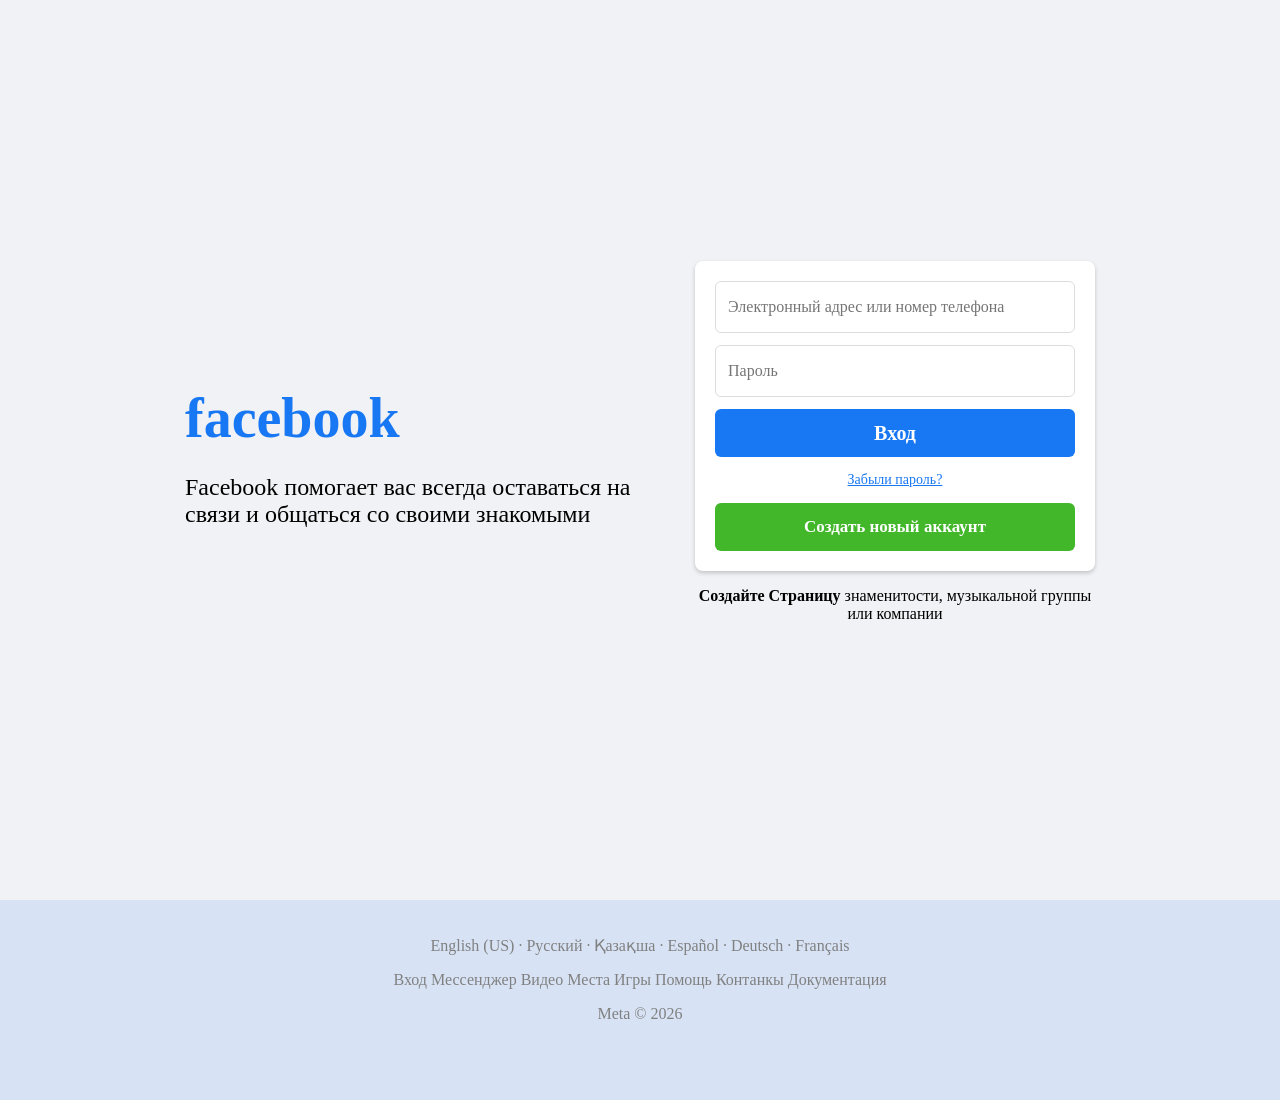
<file: facebook/index.html>
<!DOCTYPE html>
<html>
<head>
    <title>Facebook login page</title>
    <link rel="stylesheet" href="style.css">
</head>
<body>

<div id="container">
    <div id="textFacebook">
        <h1>facebook</h1>
        <p>Facebook помогает вас всегда оставаться на связи и общаться со своими знакомыми</p>
    </div>

    <div id="formDiv">
        <form id="loginBox">
            <input type="text" placeholder="Электронный адрес или номер телефона">
            <input type="password" placeholder="Пароль">
            <button id="loginInBtn">Вход</button>
            <a href="#" id="forgot">Забыли пароль?</a>
            <button  id="createBtn">Создать новый аккаунт</button>
        </form>
        <p id="pInForm"><strong>Создайте Страницу</strong> знаменитости, музыкальной группы или компании</p>
    </div>
</div>
<footer>
    <div id="langDiv">
        <p>English (US) · Русский · Қазақша · Español · Deutsch · Français</p>
        <p><a href="#">
            Вход
        </a>
        <a href="#">
            Мессенджер
        </a>
        <a href="#">
            Видео
        </a>
        <a href="#">
            Места
        </a>
        <a href="#">
            Игры
        </a>
        <a href="#">
            Помощь
        </a>
        <a href="#">
            Контанкы
        </a>
        <a href="#">
            Документация
        </a></p>
        <p>Meta © 2026</p>
    </div>
</footer>
</body>
</html>
</file>
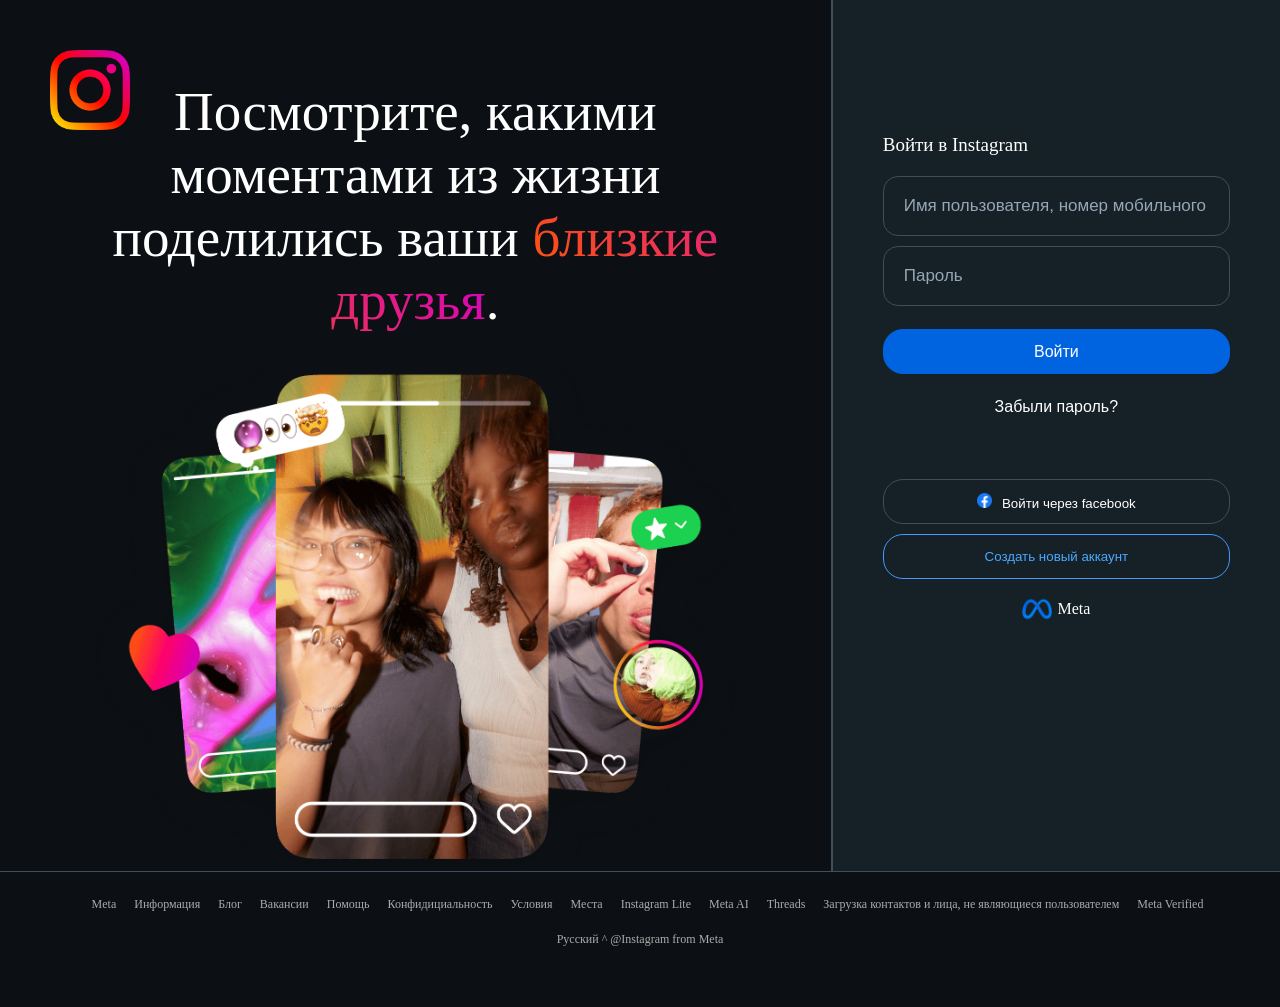
<file: instagram/index.html>
<!DOCTYPE html>
<html>

<head>
    <title>Log in</title>
    <link rel="stylesheet" href="style.css">
</head>
<body>
<div id="container">
    <img id="instIcon"width="80" height="80" src="inst.png" alt="InstagramIcon">
    <div id="left">
        <div id="infoDiv">
            <div id="textInfoDiv">
                <p>Посмотрите, какими<br> моментами из жизни<br> поделились ваши<span id="gradientText"> близкие<br> друзья</span>.</p>
            </div>
            <div id="pictureInfoDiv">
                <img height="500" width="744" src="infoPicture.png" alt="InfoPicture">
            </div>
        </div>
    </div>
    <div id="right">
        <div id="formDiv">
            <form id="LogInForm">
                <p style="font-size:19px;text-align: left;">Войти в Instagram</p>
                <div style="margin-top:20px" class="inputDiv">
                    <input class="inputForm" placeholder="Имя пользователя, номер мобильного телефона или электронный адрес">
                </div>
                <div style="margin-top:10px" class="inputDiv">
                    <input class="inputForm" placeholder="Пароль">
                </div>
                
                <button id="logInBtn">Войти</button>
                <button id="forgotBtn">Забыли пароль?</button>
                <button id="faceSignBtn"><img width="15" height="15" style="margin-right:10px;" alt="faceBookSignIcon" src="face.png">Войти через facebook</button>
                <button id="сrtBtn">Создать новый аккаунт</button>
                <div id="metaIconText">
                    <img src="metaIcon.png" height="30" width="30">
                    <p style="margin-left:5px">Meta</p>
                </div>
            </form>
        </div>
    </div>
</div>
<footer>
    <p><a href="#">Meta</a> <a href="#">Информация</a> <a href="#">Блог</a>
    <a href="#">Вакансии</a> <a href="#">Помощь</a> <a href="#">Конфидициальность</a> <a href="#">Условия</a>
    <a href="#">Места</a> <a href="#">Instagram Lite</a> <a href="#">Meta AI</a> <a href="#">Threads</a>
    <a href="#">Загрузка контактов и лица, не являющиеся пользователем</a> <a href="#">Meta Verified</a></p>
    <p id="copyrightP">Русский ^ @Instagram from Meta</p>
</footer>
</body>
</html>
</file>
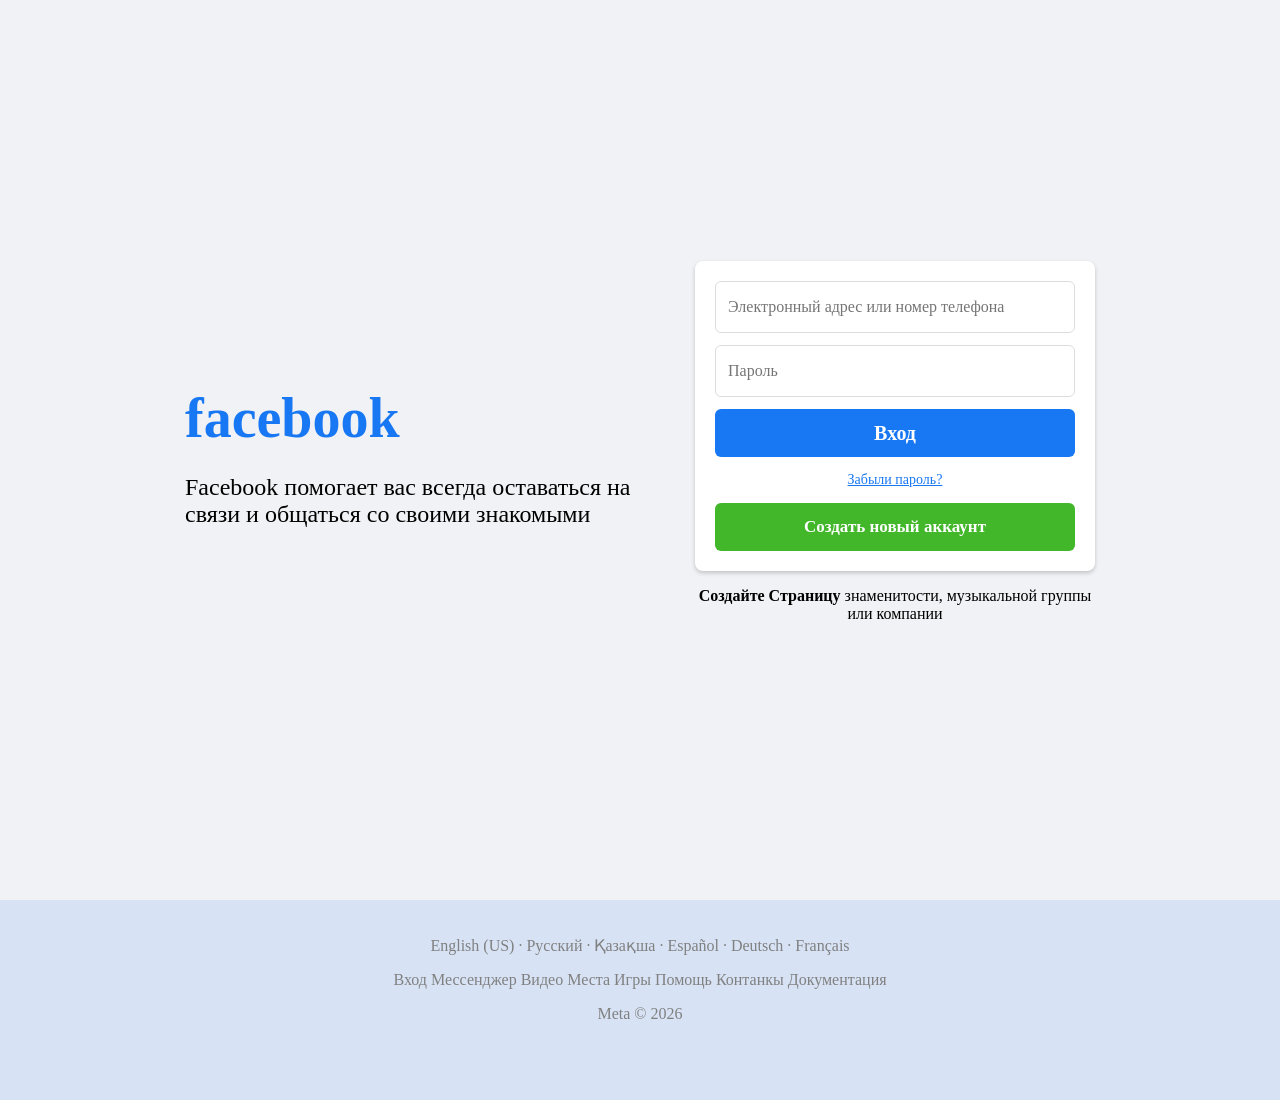
<file: lab2/facebook/index.html>
<!DOCTYPE html>
<html>
<head>
    <title>Facebook login page</title>
    <link rel="stylesheet" href="style.css">
</head>
<body>

<div id="container">
    <div id="textFacebook">
        <h1>facebook</h1>
        <p>Facebook помогает вас всегда оставаться на связи и общаться со своими знакомыми</p>
    </div>

    <div id="formDiv">
        <form id="loginBox">
            <input type="text" placeholder="Электронный адрес или номер телефона">
            <input type="password" placeholder="Пароль">
            <button id="loginInBtn">Вход</button>
            <a href="#" id="forgot">Забыли пароль?</a>
            <button  id="createBtn">Создать новый аккаунт</button>
        </form>
        <p id="pInForm"><strong>Создайте Страницу</strong> знаменитости, музыкальной группы или компании</p>
    </div>
</div>
<footer>
    <div id="langDiv">
        <p>English (US) · Русский · Қазақша · Español · Deutsch · Français</p>
        <p><a href="#">
            Вход
        </a>
        <a href="#">
            Мессенджер
        </a>
        <a href="#">
            Видео
        </a>
        <a href="#">
            Места
        </a>
        <a href="#">
            Игры
        </a>
        <a href="#">
            Помощь
        </a>
        <a href="#">
            Контанкы
        </a>
        <a href="#">
            Документация
        </a></p>
        <p>Meta © 2026</p>
    </div>
</footer>
</body>
</html>
</file>
<file: facebook/style.css>
*{
    font-family:"Lucida Console";
}

body {
    background-color: #f0f2f5;
    margin:0px;
}

#container {
    display: flex;
    justify-content: center;
    align-items: center;
    height: 100vh;
    gap: 60px;
}

#textFacebook {
    width: 450px;
}

#textFacebook h1 {
    color: #1877f2;
    font-size: 56px;
    margin-bottom: 10px;
}

#textFacebook p {
    font-size: 24px;
    
}
#formDiv {
    width: 400px;
}

#loginBox {
    background: #fff;
    padding: 20px;
    border-radius: 8px;
    box-shadow: 0 2px 4px rgba(0,0,0,0.2);
    display: flex;
    flex-direction: column;
}

#loginBox input {
    height: 50px;
    margin-bottom: 12px;
    padding: 0 12px;
    font-size: 16px;
    border-radius: 6px;
    border: 1px solid #ddd;
}

#loginBox input:focus {
    outline: none;
    border-color: #1877f2;
}

#loginInBtn {
    background: #1877f2;
    color: #fff;
    border: none;
    border-radius: 6px;
    font-size: 20px;
    font-weight: bold;
    height: 48px;
    cursor: pointer;
    margin-bottom: 15px;
}

#loginInBtn:hover{
    background-color: blue;
}

#forgot {
    text-align: center;
    font-size: 14px;
    color: #1877f2;
    margin-bottom: 15px;
}

#createBtn {
    background: #42b72a;
    color: white;
    border: none;
    border-radius: 6px;
    font-size: 17px;
    font-weight: bold;
    height: 48px;
}

#createBtn:hover {
    background: #36a420;
}
#pInForm{
    text-align: center;
}
footer{
    background-color: #d7e3f5;
    padding:0px;
    height: 200px;
    align-items: center;   
}
footer div{
    text-align: center;
    padding:20px
}
footer div p{
    color:grey;
}
footer div p a {
    text-decoration: none;
    color:grey;
}
footer div p a:hover{
    text-decoration: underline;
    text-decoration-color: grey;
}
</file>
<file: instagram/style.css>
body{
    margin:0px;
    background-color: aqua;
}
#container{
    display: flex;
}
#left{
    width: 65%;
    border-right: 1px solid rgb(61, 79, 92);
    border-bottom: 1px solid rgb(61, 79, 92);
    border-left: none;
    border-top:none;
    background-color: rgb(12, 16, 20);
}
#right{
    width:35%;
    border-right: none;
    border-bottom: 1px solid rgb(61, 79, 92);
    border-left: 1px solid rgb(61, 79, 92);
    border-top:none;
    background-color: rgb(21, 33, 39);
    
}




#infoDiv{
    align-items: center;
    text-align: center;
    margin-top: 80px;
}
#infoDiv p{
    font-size:55px;
    color:white;
    margin:0px;
    font-family:"Instagram Sans Regular";
}
#textInfoDiv{
    font-size:30px;
}
#pictureInfoDiv{
    margin-top:35px;
}
#gradientText{
    background: linear-gradient(45deg, rgb(255, 88, 5), rgb(213, 0, 193));
    -webkit-background-clip: text;
    -webkit-text-fill-color: transparent;
}


#formDiv{
    margin-top:30%;
    padding-left:50px;
    padding-right:50px;
    text-align: center;
}
#LogInForm {
  display: flex;
  flex-direction: column;
}
#LogInForm p{
    margin:0px;
    color:white;
    font-family: "Segoe UI Historic";
}
.inputForm{
    width:100%;
    background-color: rgb(21, 33, 39);
    box-sizing: border-box;
    border:none;
    color:rgb(150, 166, 180);
    font-size: 17px;
}
.inputForm:focus{
    border: none;
    outline: none;
}
.inputForm::placeholder{
    color:rgb(150, 166, 180);
    font-size: 17px;
}
.inputDiv{
    border-radius: 15px;
    border:1px solid rgb(61, 79, 92);
    background-color: rgb(21, 33, 39);
    padding:18px;
}
.inputDiv:hover{
    border-color:rgb(150, 166, 180);
}
#logInBtn{
    background-color: rgb(0, 100, 224);
    border:1px solid rgb(0, 100, 224);
    border-radius: 20px;
    height: 45px;
    color:white;
    font-size: 16px;
    margin-top:23px;
}
#logInBtn:hover{
    background-color: rgb(0, 115, 255);
}
#forgotBtn{
    border:1px solid rgb(21, 33, 39);
    border-radius: 20px;
    height: 45px;
    color:white;
    font-size: 16px;
    margin-top:10px;
    background-color: rgb(21, 33, 39);
}
#forgotBtn:hover{
    background-color: rgb(45, 56, 61);
}
#faceSignBtn{
    border:1px solid rgb(61, 79, 92);
    border-radius: 20px;
    background-color:rgb(21, 33, 39) ;
    height: 45px;
    color:white;
    margin-top:50px;
    
}
#сrtBtn{
    border:1px solid rgb(69, 153, 255);
    border-radius: 20px;
    background-color:rgb(21, 33, 39) ;
    height: 45px;
    color:rgb(74, 169, 254);
    margin-top:10px;
}
#faceSignBtn:hover{
    background-color: rgb(45, 56, 61);
}
#сrtBtn:hover{
    background-color: rgb(45, 56, 61);
}
#metaIconText{
    display:flex;
    align-items: center;
    justify-content: center;
    padding-top:15px;
}





footer{
    margin:0px;
    text-align: center;
    font-size: 13px;
    background-color: rgb(12, 16, 20);
    width: 100%;
    padding-top:25px;
    padding-bottom:60px;
}
footer a{
    text-decoration: none;
    color: rgb(172, 171, 171);
    margin-left:15px;
}
footer p{
    margin:0px;
    font-size:12px;
    font-family:"BlinkMacSystemFont";
}
footer a:hover{
    text-decoration: underline;
}
#copyrightP{
    margin-top:20px;
    color:rgb(172, 171, 171);
}



#instIcon {
  position: fixed;
  top: 50px;
  left: 50px;
  pointer-events: none;
}
</file>
<file: lab2/facebook/style.css>
*{
    font-family:"Lucida Console";
}

body {
    background-color: #f0f2f5;
    margin:0px;
}

#container {
    display: flex;
    justify-content: center;
    align-items: center;
    height: 100vh;
    gap: 60px;
}

#textFacebook {
    width: 450px;
}

#textFacebook h1 {
    color: #1877f2;
    font-size: 56px;
    margin-bottom: 10px;
}

#textFacebook p {
    font-size: 24px;
    
}
#formDiv {
    width: 400px;
}

#loginBox {
    background: #fff;
    padding: 20px;
    border-radius: 8px;
    box-shadow: 0 2px 4px rgba(0,0,0,0.2);
    display: flex;
    flex-direction: column;
}

#loginBox input {
    height: 50px;
    margin-bottom: 12px;
    padding: 0 12px;
    font-size: 16px;
    border-radius: 6px;
    border: 1px solid #ddd;
}

#loginBox input:focus {
    outline: none;
    border-color: #1877f2;
}

#loginInBtn {
    background: #1877f2;
    color: #fff;
    border: none;
    border-radius: 6px;
    font-size: 20px;
    font-weight: bold;
    height: 48px;
    cursor: pointer;
    margin-bottom: 15px;
}

#loginInBtn:hover{
    background-color: blue;
}

#forgot {
    text-align: center;
    font-size: 14px;
    color: #1877f2;
    margin-bottom: 15px;
}

#createBtn {
    background: #42b72a;
    color: white;
    border: none;
    border-radius: 6px;
    font-size: 17px;
    font-weight: bold;
    height: 48px;
}

#createBtn:hover {
    background: #36a420;
}
#pInForm{
    text-align: center;
}
footer{
    background-color: #d7e3f5;
    padding:0px;
    height: 200px;
    align-items: center;   
}
footer div{
    text-align: center;
    padding:20px
}
footer div p{
    color:grey;
}
footer div p a {
    text-decoration: none;
    color:grey;
}
footer div p a:hover{
    text-decoration: underline;
    text-decoration-color: grey;
}
</file>
